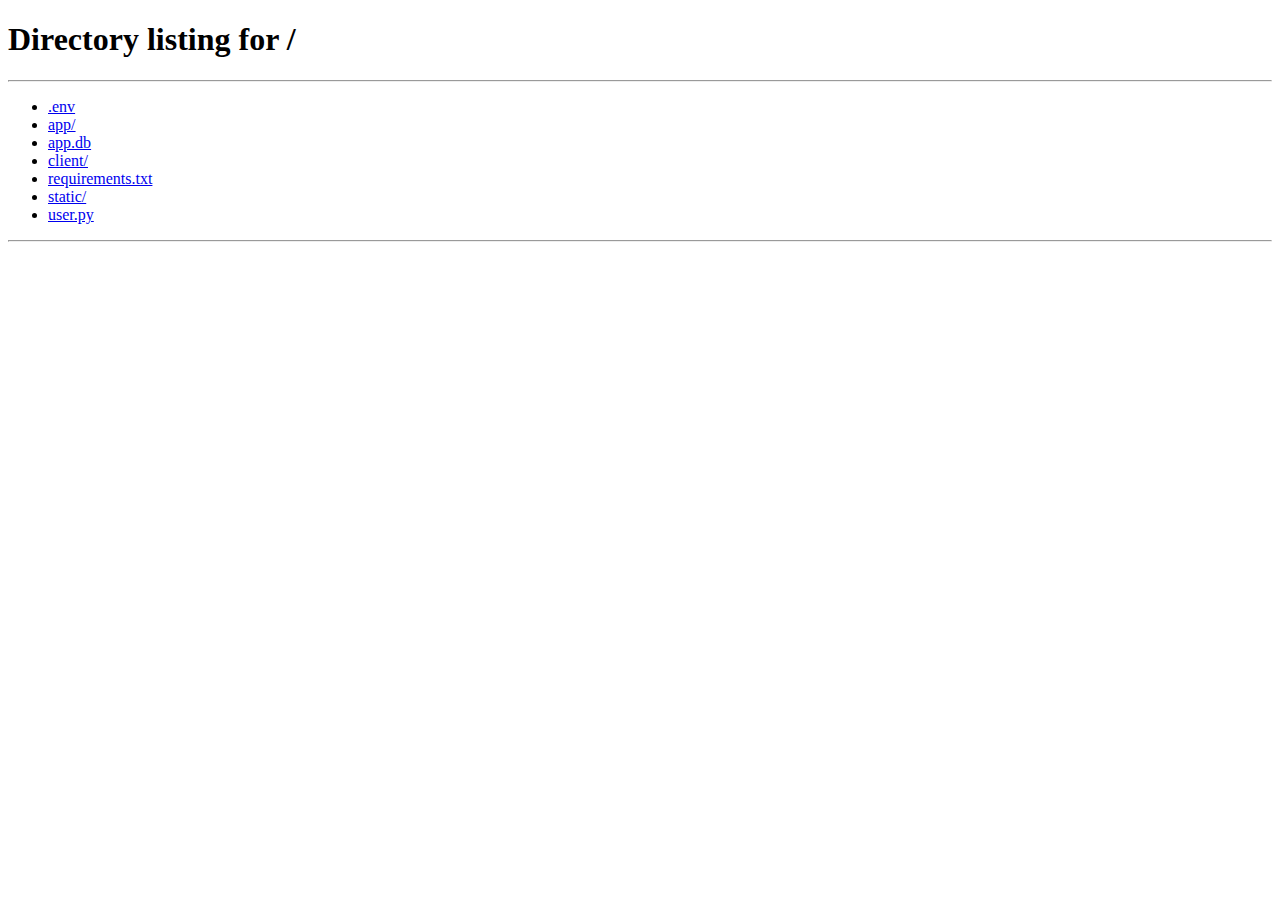
<file: static/index.html>
<!DOCTYPE html>
<html lang="en">
<head>
<meta charset="UTF-8" />
<title>Chatty</title>
<title>Shortie - URL Shortener</title>
<link rel="stylesheet" href="/static/styles.css">
</head>
<body>
  <div class="wrap" role="main" aria-label="Chat">
    <header>
      <h1>Chatty</h1>
      <div style="margin-left:auto;color:var(--muted);font-size:13px">FastAPI WebSocket</div>
    </header>

    <div class="content">
      <div class="left">
        <div style="margin-bottom:8px;color:var(--muted)">
          Username:
          <input id="username" type="text" placeholder="your name"/>
          <button id="connectBtn">Connect</button>
        </div>

        <div id="chat" class="chat-window" aria-live="polite"></div>

        <div class="controls" style="margin-top:12px">
          <input id="msg" type="text" placeholder="Type a message and press Enter" />
          <button id="sendBtn">Send</button>
        </div>
      </div>
    </div>
  </div>
<script src = "/static/scripts.js"></script>
</body>
</html>
</file>
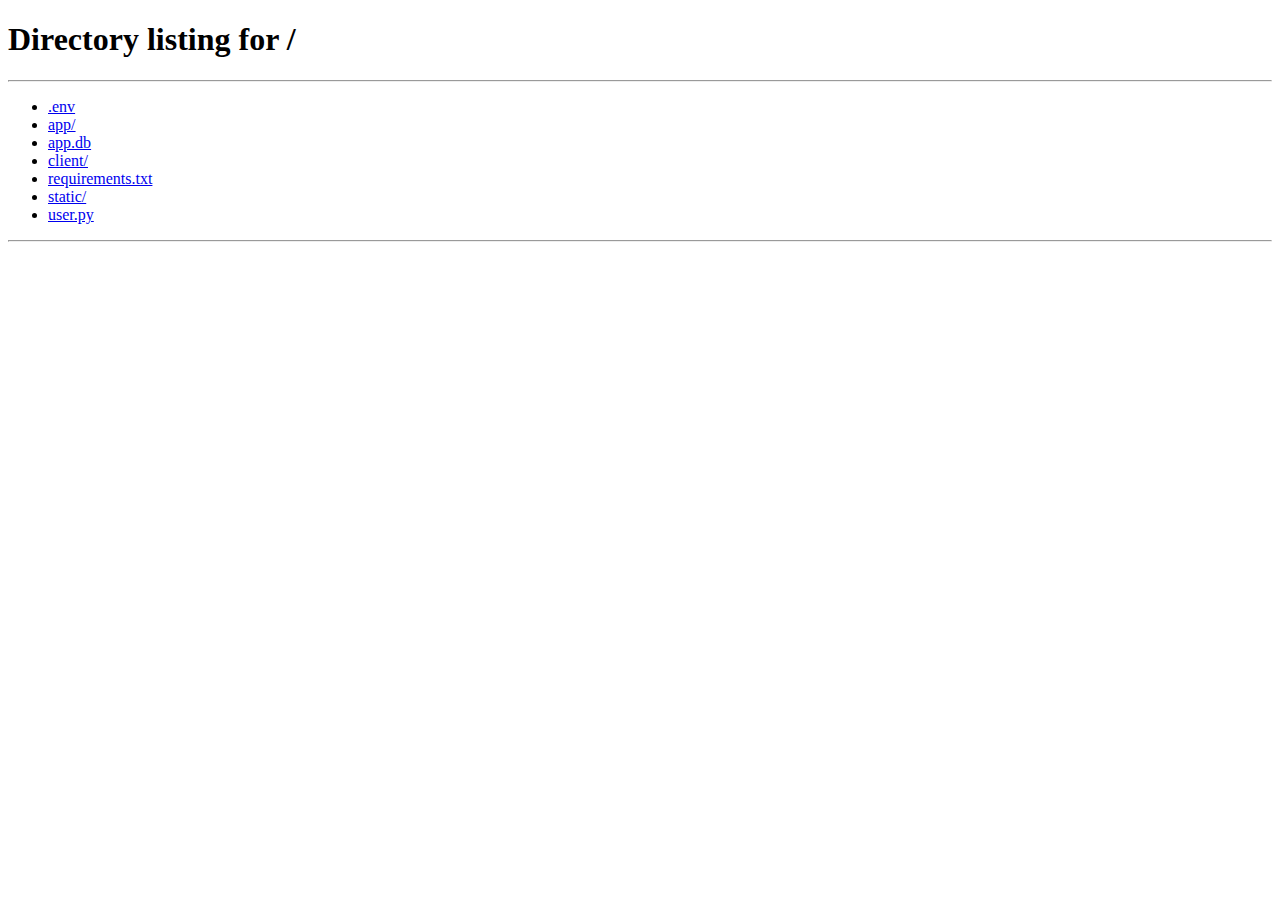
<file: static/dashboard.html>
<!DOCTYPE html>
<html lang="en">
<head>
<meta charset="UTF-8" />
<title>Chatty</title>
<title>Shortie - URL Shortener</title>
<link rel="stylesheet" href="/static/styles.css">
</head>
<body>
  <div class="wrap" role="main" aria-label="Chat">
    <header>
      <h1>Chatty</h1>
      <div style="color:var(--panel);font-size:13px;margin-right: 16px;"></div>
      <div style="display:flex;gap:10px;align-items:center; margin-left: auto;">
        <button id="logout" class="btn ghost">Logout</button>
      </div>
    </header>

    <div class="content">
      <div class="left">
        <div style="margin-bottom:8px;color:var(--muted)">
          Username:
          <input id="username" type="text" placeholder="your name"/>
          <button id="connectBtn">Connect</button>
        </div>

        <div id="chat" class="chat-window" aria-live="polite"></div>

        <div class="controls" style="margin-top:12px">
          <input id="msg" type="text" placeholder="Type a message and press Enter" />
          <button id="sendBtn">Send</button>
        </div>
      </div>
    </div>
  </div>
<script src = "/static/scripts.js"></script>
</body>
</html>
</file>
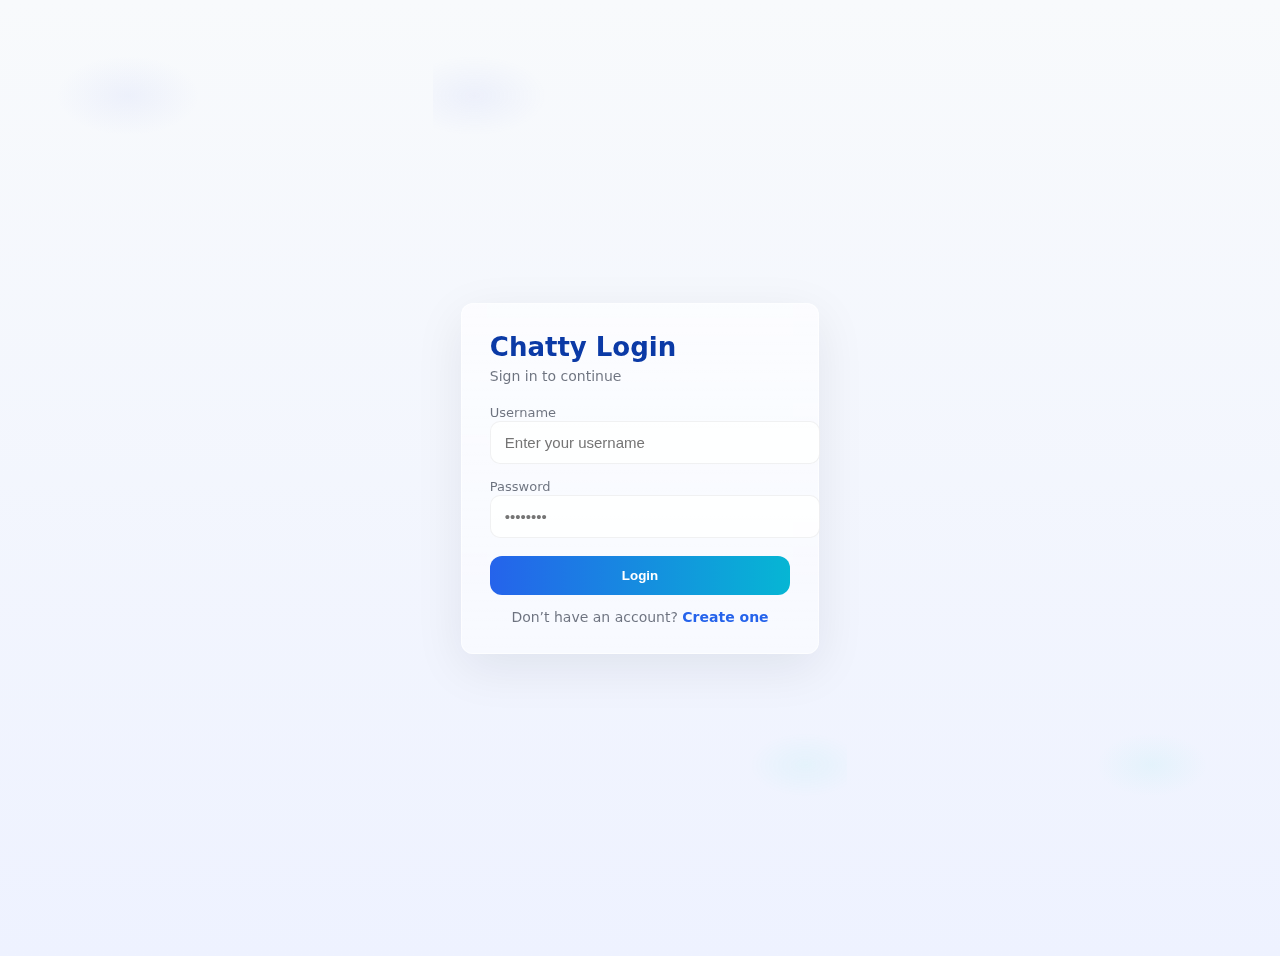
<file: static/login.html>
<!doctype html>
<html lang="en">

<head>
    <meta charset="utf-8">
    <meta name="viewport" content="width=device-width, initial-scale=1">
    <title>Chatty - Login</title>

    <style>
        :root {
            --radius: 12px;
            --accent: #2563eb;
            --accent-2: #06b6d4;
            --muted: rgba(15, 23, 42, 0.6);
            --glass-1: rgba(255, 255, 255, 0.65);
            --glass-2: rgba(255, 255, 255, 0.50);
            font-family: Inter, system-ui, sans-serif;
        }

        html,
        body {
            height: 100%;
            margin: 0;
            background:
                radial-gradient(900px 500px at 10% 10%, rgba(102, 126, 234, 0.07), transparent 8%),
                radial-gradient(700px 400px at 90% 80%, rgba(3, 218, 198, 0.05), transparent 8%),
                linear-gradient(180deg, #f8fafc, #eef2ff);
            display: flex;
            justify-content: center;
            align-items: center;
            padding: 28px;
        }

        .card {
            width: 100%;
            max-width: 420px;
            padding: 28px;
            border-radius: var(--radius);
            background: linear-gradient(180deg, var(--glass-1), var(--glass-2));
            border: 1px solid rgba(255, 255, 255, 0.6);
            box-shadow: 0 14px 50px rgba(11, 20, 40, 0.08);
            backdrop-filter: blur(10px) saturate(120%);
        }

        h1 {
            margin: 0 0 6px;
            font-size: 26px;
            color: #0b3aa6;
        }

        p.lead {
            margin: 0 0 18px;
            color: var(--muted);
            font-size: 14px;
        }

        .grid {
            display: grid;
            gap: 12px;
            margin-top: 12px;
        }

        label {
            font-size: 13px;
            color: var(--muted);
        }

        input {
            width: 100%;
            padding: 12px 14px;
            border-radius: 10px;
            border: 1px solid rgba(15, 23, 42, 0.06);
            background: rgba(255, 255, 255, 0.8);
            font-size: 15px;
        }

        button.primary {
            padding: 12px;
            border-radius: 12px;
            border: none;
            color: #fff;
            background: linear-gradient(90deg, var(--accent), var(--accent-2));
            cursor: pointer;
            font-weight: 600;
            margin-top: 6px;
        }

        .footer {
            margin-top: 14px;
            text-align: center;
            font-size: 14px;
            color: var(--muted);
        }

        .footer a {
            color: var(--accent);
            text-decoration: none;
            font-weight: 600;
        }

        .footer a:hover {
            text-decoration: underline;
        }

        #msg {
            margin-top: 14px;
            padding: 10px;
            border-radius: 8px;
            font-size: 14px;
            display: none;
        }

        #msg.error {
            display: block;
            background: #fee2e2;
            color: #b91c1c;
            border: 1px solid #fecaca;
        }

        #msg.success {
            display: block;
            background: #dcfce7;
            color: #047857;
            border: 1px solid #bbf7d0;
        }

        #msg.status {
            display: block;
            background: #f1f5f9;
            color: #475569;
            border: 1px solid #e2e8f0;
        }
    </style>
</head>

<body>
    <div class="card">
        <h1>Chatty Login</h1>
        <p class="lead">Sign in to continue</p>

        <form id="login-form">
            <div class="grid">
                <div>
                    <label>Username</label>
                    <input id="username" placeholder="Enter your username" required />
                </div>

                <div>
                    <label>Password</label>
                    <input id="password" type="password" placeholder="••••••••" required />
                </div>

                <button class="primary" type="submit">Login</button>
            </div>

            <div class="footer">
                Don’t have an account?
                <a href="/register-page">Create one</a>
            </div>

            <div id="msg"></div>
        </form>
    </div>

    <script>
        /* -------------------------------------
           1️⃣ INSTANT REDIRECT IF ALREADY LOGGED IN  
        -------------------------------------- */
        const fastToken = localStorage.getItem("access_token");
        if (fastToken) {
            window.location.href = "/dashboard";
        }

        /* -------------------------------------
           2️⃣ SHOW LOGIN MESSAGES 
        -------------------------------------- */
        const msg = document.getElementById("msg");
        const form = document.getElementById("login-form");

        function setMsg(type, text) {
            msg.className = type;
            msg.textContent = text;
            msg.style.display = "block";
        }

        /* -------------------------------------
           3️⃣ LOGIN REQUEST + SAVE TOKEN 
        -------------------------------------- */
        form.addEventListener("submit", async (e) => {
            e.preventDefault();

            const payload = {
                username: document.getElementById("username").value,
                password: document.getElementById("password").value,
            };

            setMsg("status", "Signing in...");

            try {
                const res = await fetch("/api/login", {
                    method: "POST",
                    headers: { "Content-Type": "application/json" },
                    body: JSON.stringify(payload),
                });

                const data = await res.json();

                if (!res.ok) {
                    setMsg("error", data?.detail || "Invalid credentials");
                    return;
                }

                const token = data.access_token;

                // Save token (your previous logic)
                localStorage.setItem("access_token", token);
                localStorage.setItem("username", data.username);

                // 2️⃣ Also set a cookie for server-side future redirects
                document.cookie = "access_token=" + encodeURIComponent(token) + "; path=/";

                setMsg("success", "Login successful! Redirecting...");
                setTimeout(() => {
                    window.location.href = "/dashboard";
                }, 500);

            } catch (err) {
                setMsg("error", "Network error");
            }
        });
    </script>
</body>

</html>
</file>
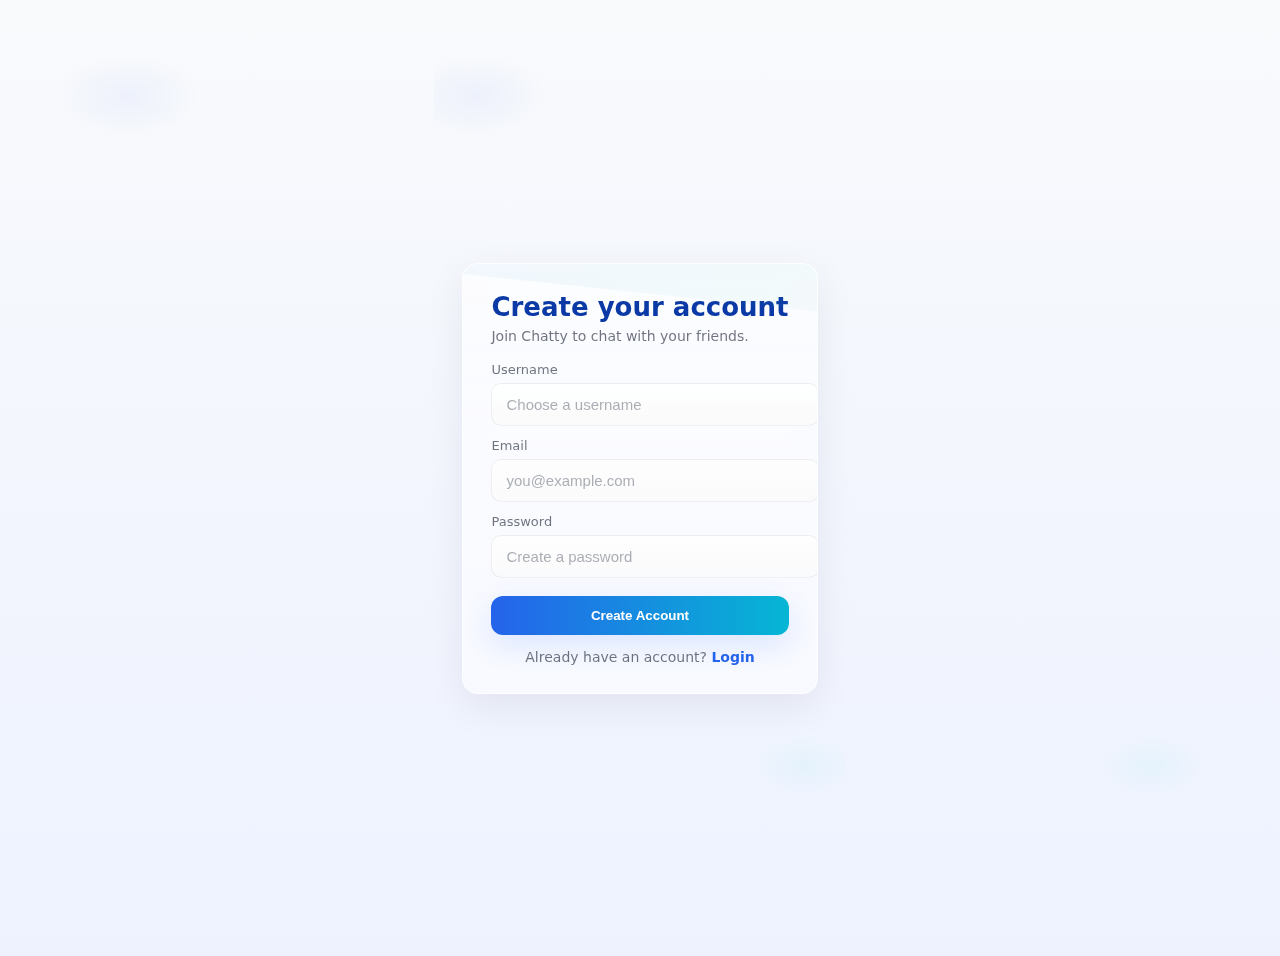
<file: static/register.html>
<!doctype html>
<html lang="en">
<head>
  <meta charset="utf-8" />
  <meta name="viewport" content="width=device-width,initial-scale=1" />
  <title>Register — Chatty</title>

  <style>
    :root{
      --radius:16px;
      --accent: #2563eb;
      --accent-2: #06b6d4;
      --muted: rgba(15,23,42,0.6);
      --glass-1: rgba(255,255,255,0.65);
      --glass-2: rgba(255,255,255,0.50);
      --danger: #ef4444;
      --ok: #059669;
      font-family: Inter, system-ui, -apple-system, "Segoe UI", Roboto, Arial;
      color-scheme: light;
    }

    html,body{height:100%;margin:0;background:
      radial-gradient(900px 500px at 10% 10%, rgba(102,126,234,0.07), transparent 8%),
      radial-gradient(700px 400px at 90% 80%, rgba(3,218,198,0.05), transparent 8%),
      linear-gradient(180deg,#f8fafc,#eef2ff);
      -webkit-font-smoothing:antialiased;
      -moz-osx-font-smoothing:grayscale;
      display:flex;align-items:center;justify-content:center;padding:28px;
    }

    .card{
      width:100%;
      max-width:520px;
      border-radius:var(--radius);
      padding:28px;
      background: linear-gradient(180deg, var(--glass-1), var(--glass-2));
      border: 1px solid rgba(255,255,255,0.6);
      box-shadow: 0 12px 40px rgba(11,20,40,0.07);
      backdrop-filter: blur(10px) saturate(120%);
      -webkit-backdrop-filter: blur(10px) saturate(120%);
      position:relative;
      overflow:hidden;
    }

    .card::before{
      content:'';
      position:absolute;
      inset:-40% -40% auto -40%;
      height:200px;
      background: linear-gradient(90deg, rgba(96,165,250,0.06), rgba(16,185,129,0.04));
      transform: rotate(6deg);
      pointer-events:none;
    }

    h1{ margin:0 0 6px; font-size:26px; color: #0b3aa6; }
    p.lead{ margin:0 0 18px; color:var(--muted); font-size:14px; }

    .grid{ display:grid; gap:12px; margin-top:12px; }

    label{ display:block; font-size:13px; color:var(--muted); margin-bottom:6px; }
    input{
      width:100%;
      padding:12px 14px;
      border-radius:10px;
      border:1px solid rgba(15,23,42,0.06);
      background: linear-gradient(180deg, rgba(255,255,255,0.75), rgba(250,250,250,0.7));
      font-size:15px;
      color: #08203a;
      outline:none;
      transition: box-shadow .12s ease, transform .06s ease, border-color .12s ease;
    }
    input::placeholder{ color: rgba(11,20,40,0.35); }

    input:focus{
      border-color: rgba(37,99,235,0.85);
      box-shadow: 0 10px 30px rgba(37,99,235,0.06);
      transform: translateY(-1px);
      background: rgba(255,255,255,0.95);
    }

    .primary{
      width:100%;
      padding:12px 16px;
      border-radius:12px;
      border:0;
      color:#fff;
      font-weight:700;
      cursor:pointer;
      background: linear-gradient(90deg,var(--accent),var(--accent-2));
      box-shadow: 0 10px 30px rgba(51,102,255,0.14);
      margin-top:6px;
    }
    .primary:hover{ transform: translateY(-2px); box-shadow: 0 14px 40px rgba(51,102,255,0.2); }

    .footer{ margin-top:14px; text-align:center; color:var(--muted); font-size:14px; }
    .footer a{ color:var(--accent); text-decoration:none; font-weight:600; }
    .footer a:hover{ text-decoration:underline; }

    #msg{
      margin-top:14px;
      padding:10px;
      border-radius:8px;
      font-weight:600;
      display:none;
      font-size:14px;
    }
    #msg.error{ display:block; background: rgba(254,226,226,0.95); color: #b91c1c; border:1px solid rgba(254,202,202,0.9); }
    #msg.success{ display:block; background: rgba(220,253,235,0.95); color: #047857; border:1px solid rgba(167,243,208,0.9); }
    #msg.status{ display:block; background: rgba(245,247,250,0.95); color:var(--muted); border:1px solid rgba(226,232,240,0.9); }

    @media (max-width:520px){
      .card{ padding:20px; border-radius:12px; }
      h1{ font-size:22px; }
    }
  </style>
</head>
<body>
  <div class="card" role="main" aria-labelledby="reg-title">
    <h1 id="reg-title">Create your account</h1>
    <p class="lead">Join Chatty to chat with your friends.</p>

    <form id="register-form" aria-describedby="msg" novalidate>
      <div class="grid">
        <div>
          <label for="username">Username</label>
          <input id="username" name="username" placeholder="Choose a username" required />
        </div>

        <div>
          <label for="email">Email</label>
          <input id="email" name="email" type="email" placeholder="you@example.com" required />
        </div>

        <div>
          <label for="password">Password</label>
          <input id="password" name="password" type="password" placeholder="Create a password" required />
        </div>

        <button class="primary" type="submit">Create Account</button>
      </div>

      <div class="footer">
        Already have an account?
        <a href="/" aria-label="Go to login">Login</a>
      </div>

      <div id="msg" role="status" aria-live="polite"></div>
    </form>
  </div>

<script>
/* Preserves your original registration behaviour exactly:
   - posts to /api/users
   - same input names: username, email, password
   - shows feedback messages in #msg
   No backend changes required.
*/
const form = document.getElementById("register-form");
const msg = document.getElementById("msg");

function setMsg(type, text){
  msg.className = '';
  msg.textContent = text;
  if (type === 'error') {
    msg.classList.add('error');
  } else if (type === 'success') {
    msg.classList.add('success');
  } else {
    msg.classList.add('status');
  }
  msg.style.display = 'block';
}

function clearMsg(){
  msg.style.display = 'none';
  msg.className = '';
  msg.textContent = '';
}

form.addEventListener("submit", async (e) => {
  e.preventDefault();
  clearMsg();
  setMsg('status','Registering...');

  const payload = {
    username: form.username.value.trim(),
    email: form.email.value.trim(),
    password: form.password.value
  };

  try {
    const res = await fetch("/api/users", {
      method: "POST",
      headers: {"Content-Type":"application/json"},
      body: JSON.stringify(payload)
    });

    const body = await (async ()=>{ try { return await res.json(); } catch { return null; } })();

    if (res.ok) {
      setMsg('success','Registration successful! Redirecting…');
      setTimeout(()=> { location.href = '/'; }, 700);
      return;
    }

    setMsg('error', body?.detail || 'Registration failed. Please try again.');
  } catch (err) {
    console.error(err);
    setMsg('error','Network error. Try again.');
  }
});
</script>
</body>
</html>
</file>
<file: static/styles.css>
:root{
      --bg:hsl(0, 0%, 100%);
      --panel:hsl(0, 0%, 100%);
      --muted:#000000;
      --me-bg:lab(100% 0.01 -0.01);
      --me-text:#000000;
      --other-bg:hsl(0, 0%, 100%);
      --other-text:#000000;
      --system-bg:transparent;
    }
    html,body{height:100%;margin:0;background:linear-gradient(180deg,#ffffff 0%, #08121a 100%);font-family:Inter,ui-sans-serif,system-ui,-apple-system,Segoe UI,Roboto,"Helvetica Neue",Arial}
    .wrap{max-width:820px;margin:28px auto;background:var(--panel);border-radius:12px;overflow:hidden;box-shadow:0 8px 40px rgba(3,7,18,0.6)}
    header{padding:18px 20px;background:linear-gradient(90deg,#071022,#ffffff);color:#e6eef8;display:flex;align-items:center;gap:12px}
    header h1{margin:0;font-size:20px}
    .content{display:flex;gap:12px}
    .left{flex:1;padding:14px 16px 8px 16px}
    .chat-window{height:420px;background:linear-gradient(180deg, rgba(255,255,255,0.01), transparent);border-radius:8px;padding:14px;overflow:auto;border:1px solid rgba(255,255,255,0.02)}
    .controls{margin-top:12px;display:flex;gap:8px;align-items:center}
    input[type="text"]{background:#ffffff;border:1px solid #1f2937;padding:10px 12px;border-radius:8px;color:hsl(0, 0%, 0%);outline:none}
    #username{width:160px}
    #msg{flex:1}
    button{background:#111827;color:#fff;border:none;padding:10px 12px;border-radius:8px;cursor:pointer}
    button:disabled{opacity:.5;cursor:default}

    /* message bubble styles */
    .msg-row{display:flex;margin-bottom:10px}
    .msg-row.me{justify-content:flex-end}
    .bubble{
      max-width:72%;
      padding:10px 12px;
      border-radius:14px;
      line-height:1.3;
      box-shadow:0 6px 18px rgba(2,6,23,0.6);
    }
    .bubble .meta{font-size:11px;color:var(--muted);margin-bottom:6px}
    .bubble .text{font-size:14px;color:var(--other-text);white-space:pre-wrap;word-wrap:break-word}
    .bubble.other{background:var(--other-bg);color:var(--other-text);border-top-left-radius:4px}
    .bubble.me{background:var(--me-bg);color:var(--me-text);border-top-right-radius:4px;text-align:right}

    .system{display:flex;justify-content:center;color:var(--muted);font-style:italic;margin:8px 0}

    /* small timestamp badge */
    .ts{display:block;font-size:11px;color:rgba(0, 0, 0, 0.6);margin-top:6px}

    /* responsive */
    @media (max-width:600px){
      .wrap{margin:12px}
      .chat-window{height:60vh}
    }
</file>
